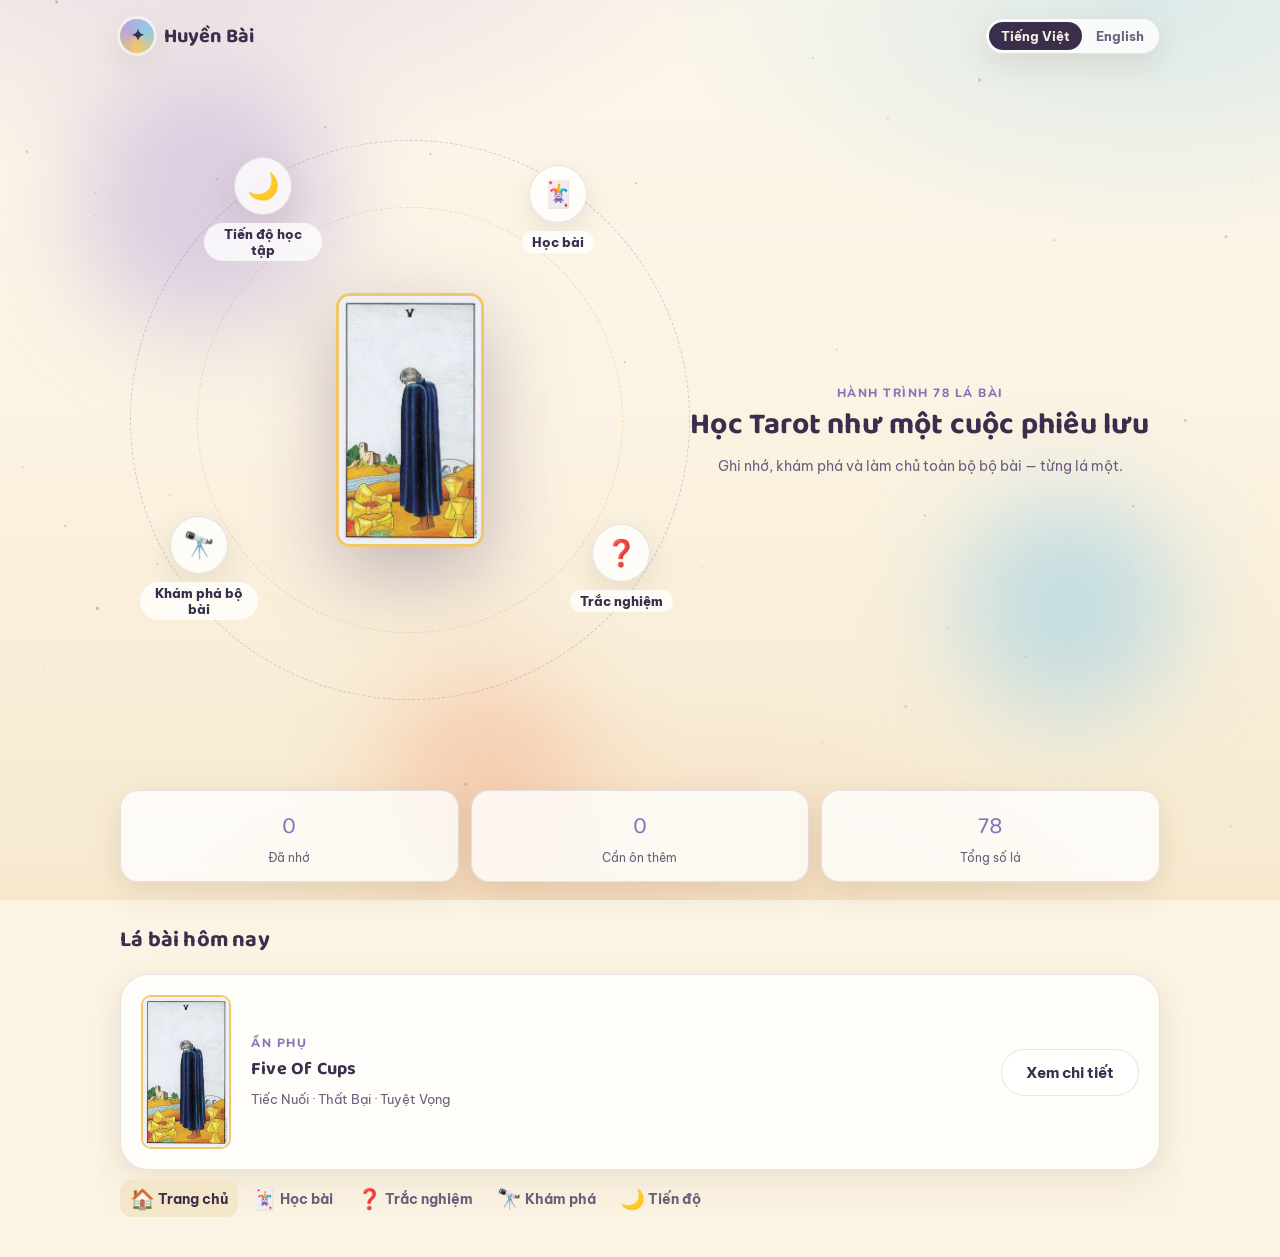
<file: index.html>
<!DOCTYPE html>
<html lang="vi">
<head>
<meta charset="UTF-8" />
<meta name="viewport" content="width=device-width, initial-scale=1, viewport-fit=cover" />
<title>Huyền Bài — Học Tarot mỗi ngày</title>
<meta name="description" content="Nền tảng học Tarot tương tác — ghi nhớ, khám phá và làm chủ 78 lá bài." />
<link rel="preconnect" href="https://fonts.googleapis.com">
<link href="https://fonts.googleapis.com/css2?family=Baloo+2:wght@600;700;800&family=Be+Vietnam+Pro:wght@400;500;600;700;800&family=Nunito:wght@400;600;700;800&display=swap" rel="stylesheet">
<link rel="stylesheet" href="assets/css/tokens.css" />
<link rel="stylesheet" href="assets/css/style.css" />
</head>
<body>

<div class="page">
  <div class="topbar">
    <div class="brand"><span class="brand-mark">✦</span><span data-i18n="appName">Huyền Bài</span></div>
    <div class="lang-switch">
      <button data-lang="vi">Tiếng Việt</button>
      <button data-lang="en">English</button>
    </div>
  </div>

  <div class="container">
    <section class="hero">
      <div class="orbit-system" id="orbit-system">
        <div class="orbit-ring"></div>
        <div class="orbit-ring r2"></div>
        <div class="hero-card">
          <img id="hero-card-img" src="" alt="" />
        </div>
        <!-- orbit-node elements injected by JS for responsive angle placement -->
      </div>
      <div class="hero-title-wrap">
        <span class="eyebrow" data-i18n="heroEyebrow">Hành trình 78 lá bài</span>
        <h1 data-i18n="heroTitle">Học Tarot như một cuộc phiêu lưu</h1>
        <p data-i18n="heroSubtitle">Ghi nhớ, khám phá và làm chủ toàn bộ bộ bài — từng lá một.</p>
      </div>
    </section>

    <div class="stat-strip">
      <div class="panel stat-chip"><div class="num" id="stat-learned">0</div><div class="lbl" data-i18n="statLearned">Đã nhớ</div></div>
      <div class="panel stat-chip"><div class="num" id="stat-review">0</div><div class="lbl" data-i18n="statReview">Cần ôn thêm</div></div>
      <div class="panel stat-chip"><div class="num" id="stat-total">78</div><div class="lbl" data-i18n="statTotal">Tổng số lá</div></div>
    </div>

    <div class="section-head">
      <h2 data-i18n="cardOfDay">Lá bài hôm nay</h2>
    </div>
    <div class="panel daily-card" id="daily-card">
      <img id="daily-card-img" src="" alt="" />
      <div class="txt">
        <span class="eyebrow" id="daily-card-type"></span>
        <h3 id="daily-card-name">…</h3>
        <p id="daily-card-kw"></p>
      </div>
      <button class="btn btn-ghost" id="daily-card-btn" data-i18n="cardOfDayCta">Xem chi tiết</button>
    </div>
  </div>

  <nav class="bottom-nav">
    <a href="index.html" data-page="index.html"><span class="icon">🏠</span><span data-i18n="navHome">Trang chủ</span></a>
    <a href="flashcard.html" data-page="flashcard.html"><span class="icon">🃏</span><span data-i18n="navStudy">Học bài</span></a>
    <a href="quiz.html" data-page="quiz.html"><span class="icon">❓</span><span data-i18n="navQuiz">Trắc nghiệm</span></a>
    <a href="explorer.html" data-page="explorer.html"><span class="icon">🔭</span><span data-i18n="navExplorer">Khám phá</span></a>
    <a href="progress.html" data-page="progress.html"><span class="icon">🌙</span><span data-i18n="navProgress">Tiến độ</span></a>
  </nav>
</div>

<div class="modal-backdrop" id="modal-backdrop">
  <div class="modal-sheet" id="modal-sheet"></div>
</div>

<script src="assets/js/particles.js"></script>
<script src="assets/js/i18n.js"></script>
<script src="assets/js/data.js"></script>
<script src="assets/js/storage.js"></script>
<script src="assets/js/nav.js"></script>
<script src="assets/js/card-modal.js"></script>
<script src="assets/js/home.js"></script>
</body>
</html>
</file>
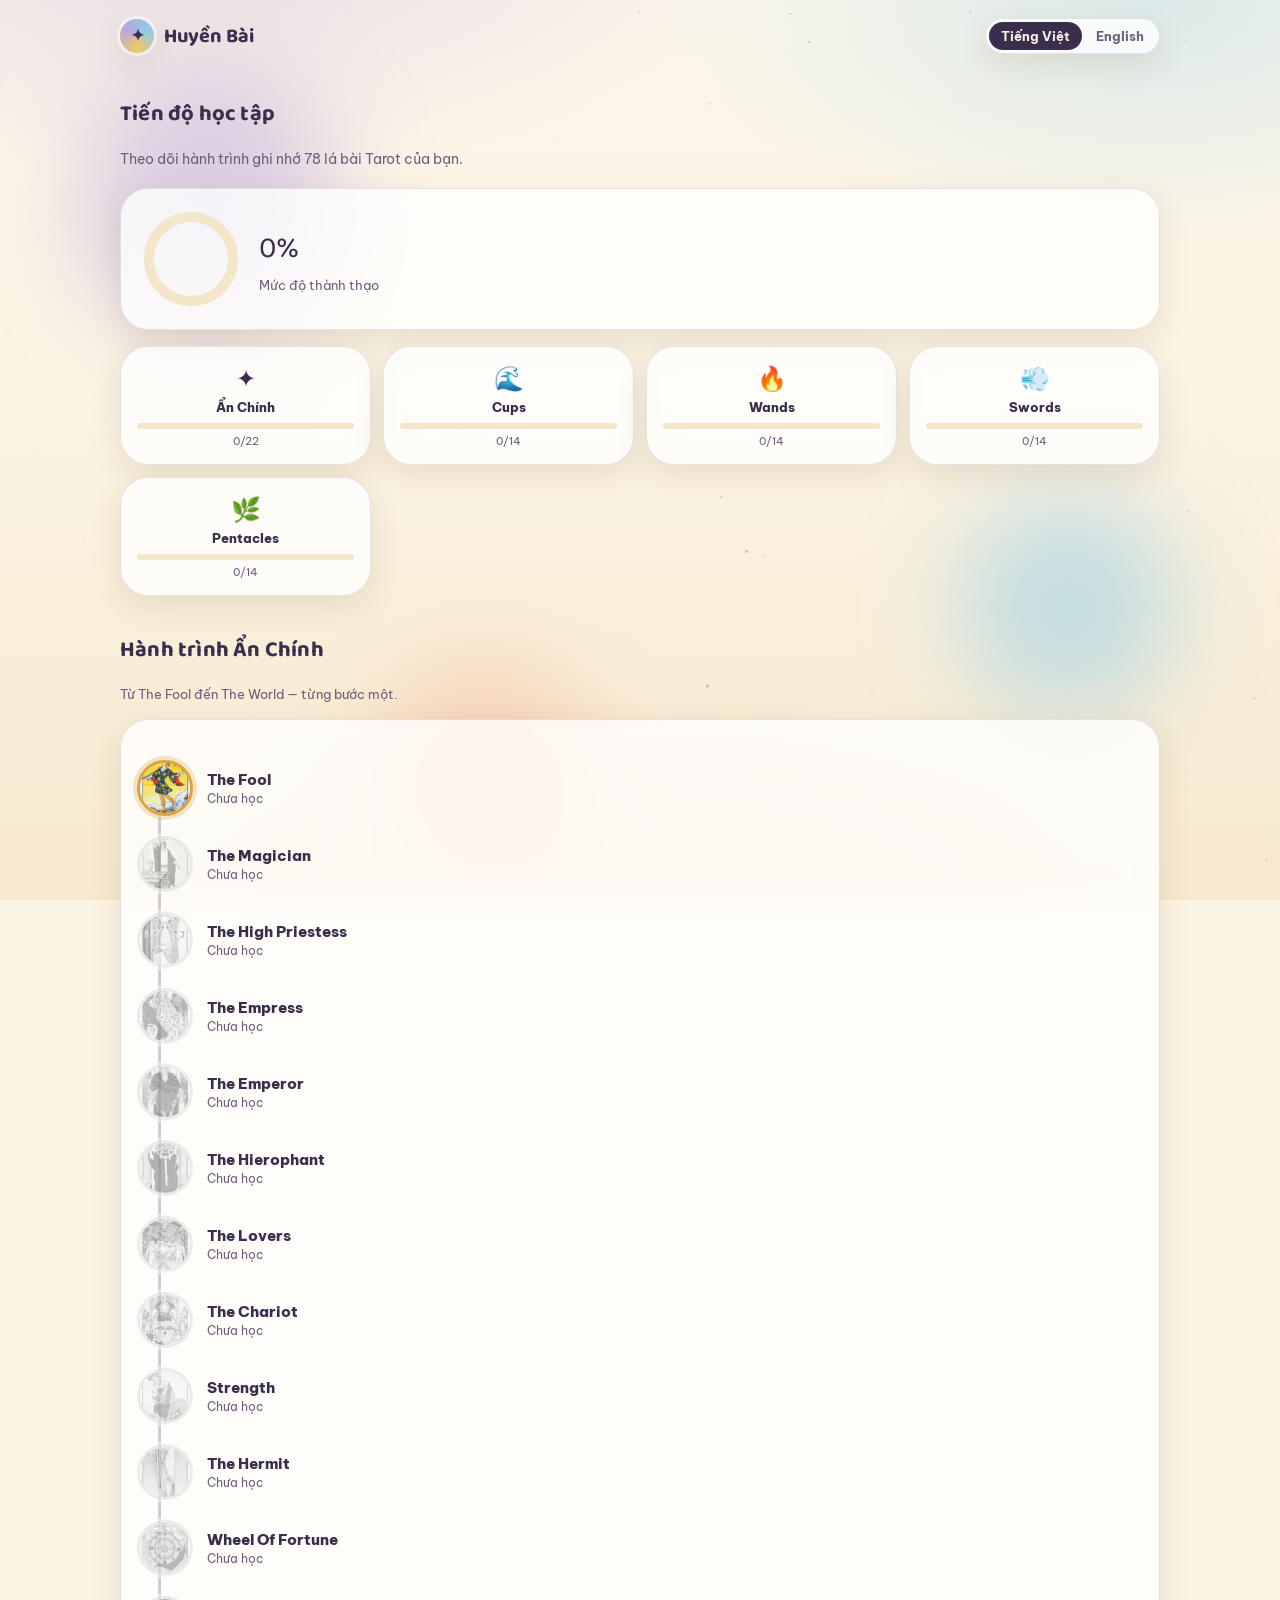
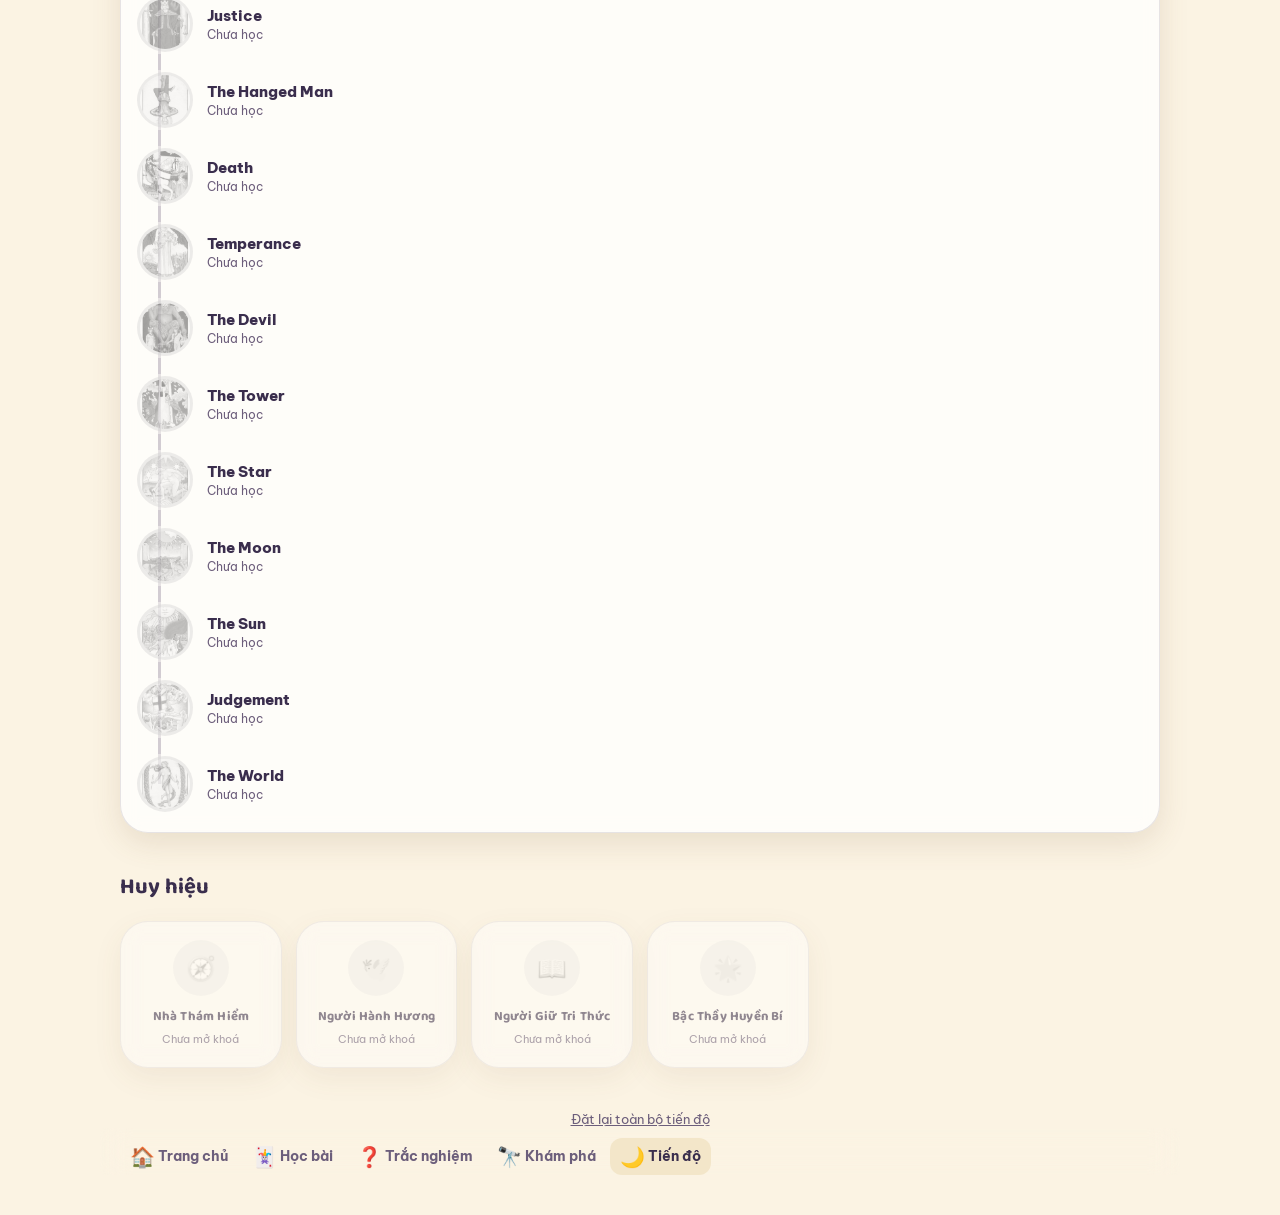
<file: progress.html>
<!DOCTYPE html>
<html lang="vi">
<head>
<meta charset="UTF-8" />
<meta name="viewport" content="width=device-width, initial-scale=1, viewport-fit=cover" />
<title>Tiến độ học tập — Huyền Bài</title>
<link rel="preconnect" href="https://fonts.googleapis.com">
<link href="https://fonts.googleapis.com/css2?family=Baloo+2:wght@600;700;800&family=Be+Vietnam+Pro:wght@400;500;600;700;800&family=Nunito:wght@400;600;700;800&display=swap" rel="stylesheet">
<link rel="stylesheet" href="assets/css/tokens.css" />
<link rel="stylesheet" href="assets/css/style.css" />
</head>
<body>

<div class="page">
  <div class="topbar">
    <div class="brand"><span class="brand-mark">✦</span><span data-i18n="appName">Huyền Bài</span></div>
    <div class="lang-switch">
      <button data-lang="vi">Tiếng Việt</button>
      <button data-lang="en">English</button>
    </div>
  </div>

  <div class="container">
    <div class="section-head">
      <h2 data-i18n="progressTitle">Tiến độ học tập</h2>
    </div>
    <p style="color:var(--ink-soft);font-size:14px;margin-bottom:18px;" data-i18n="progressSub">Theo dõi hành trình ghi nhớ 78 lá bài Tarot của bạn.</p>

    <div class="panel mastery-ring-wrap" id="mastery-wrap">
      <svg class="mastery-ring" id="mastery-svg" width="96" height="96" viewBox="0 0 96 96">
        <circle cx="48" cy="48" r="42" fill="none" stroke="var(--cream-deep)" stroke-width="10" />
        <circle id="mastery-arc" cx="48" cy="48" r="42" fill="none" stroke="url(#grad)" stroke-width="10" stroke-linecap="round" stroke-dasharray="264" stroke-dashoffset="264" transform="rotate(-90 48 48)" />
        <defs>
          <linearGradient id="grad" x1="0" y1="0" x2="1" y2="1">
            <stop offset="0%" stop-color="var(--gold)" />
            <stop offset="100%" stop-color="var(--lavender-deep)" />
          </linearGradient>
        </defs>
      </svg>
      <div>
        <div class="mastery-num" id="mastery-num">0%</div>
        <div class="mastery-label" data-i18n="masteryLabel">Mức độ thành thạo</div>
      </div>
    </div>

    <div class="suit-progress-grid" id="suit-grid"></div>

    <div class="section-head">
      <h2 data-i18n="journeyTitle">Hành trình Ẩn Chính</h2>
    </div>
    <p style="color:var(--ink-soft);font-size:13px;margin-bottom:14px;" data-i18n="journeySub">Từ The Fool đến The World — từng bước một.</p>
    <div class="panel journey-path">
      <div class="journey-track" id="journey-track"></div>
    </div>

    <div class="section-head">
      <h2 data-i18n="achievementsTitle">Huy hiệu</h2>
    </div>
    <div class="badge-grid" id="badge-grid"></div>

    <div class="reset-row">
      <button id="reset-btn" data-i18n="resetProgress">Đặt lại toàn bộ tiến độ</button>
    </div>
  </div>

  <nav class="bottom-nav">
    <a href="index.html" data-page="index.html"><span class="icon">🏠</span><span data-i18n="navHome">Trang chủ</span></a>
    <a href="flashcard.html" data-page="flashcard.html"><span class="icon">🃏</span><span data-i18n="navStudy">Học bài</span></a>
    <a href="quiz.html" data-page="quiz.html"><span class="icon">❓</span><span data-i18n="navQuiz">Trắc nghiệm</span></a>
    <a href="explorer.html" data-page="explorer.html"><span class="icon">🔭</span><span data-i18n="navExplorer">Khám phá</span></a>
    <a href="progress.html" data-page="progress.html"><span class="icon">🌙</span><span data-i18n="navProgress">Tiến độ</span></a>
  </nav>
</div>

<script src="assets/js/particles.js"></script>
<script src="assets/js/i18n.js"></script>
<script src="assets/js/data.js"></script>
<script src="assets/js/storage.js"></script>
<script src="assets/js/nav.js"></script>
<script src="assets/js/progress.js"></script>
</body>
</html>
</file>
<file: assets/css/tokens.css>
/* ============================================================
   TAROT LEARNING — DESIGN TOKENS
   Aesthetic: "Celestial Archive" — a sunlit library floating
   between constellations. Warm parchment light, not dark occult.
   ============================================================ */
:root {
  /* --- Color: warm celestial palette --- */
  --cream:        #FBF3E3;   /* base parchment */
  --cream-deep:   #F3E6C9;   /* recessed panels */
  --ink:          #3A2E4D;   /* primary text, deep plum-navy, never pure black */
  --ink-soft:     #6C5E7B;   /* secondary text */
  --gold:         #D9A441;   /* primary accent — gilded edge */
  --gold-bright:  #F0C868;
  --lavender:     #B9A6DC;   /* Major Arcana / cosmos accent */
  --lavender-deep:#8A72B8;
  --sky:          #8FCBE8;   /* Swords accent */
  --mint:         #93D2B0;   /* Pentacles accent */
  --coral:        #F2926B;   /* Wands accent */
  --rose:         #E39AA6;   /* Cups accent */
  --peach:        #FBD3A6;

  /* --- Suit theme mapping (used via data-suit attr) --- */
  --suit-major-a:   #B9A6DC;
  --suit-major-b:   #6E5AA0;
  --suit-cups-a:    #F5B8C4;
  --suit-cups-b:    #E17E93;
  --suit-wands-a:   #FBC490;
  --suit-wands-b:   #E8663F;
  --suit-swords-a:  #BFE3F2;
  --suit-swords-b:  #4C93B8;
  --suit-pentacles-a: #C7E8C9;
  --suit-pentacles-b: #4E9F6E;

  /* --- Surfaces --- */
  --surface: rgba(255,255,255,0.55);
  --surface-strong: rgba(255,255,255,0.78);
  --border-soft: rgba(58,46,77,0.12);
  --shadow-soft: 0 10px 30px rgba(120,90,60,0.14);
  --shadow-deep: 0 20px 60px rgba(90,60,110,0.22);

  /* --- Type --- */
  --font-display: "Baloo 2", "Be Vietnam Pro", sans-serif;
  --font-body: "Be Vietnam Pro", "Nunito", sans-serif;
  --font-utility: "Nunito", "Be Vietnam Pro", sans-serif;

  /* --- Scale --- */
  --radius-lg: 28px;
  --radius-md: 18px;
  --radius-sm: 12px;
  --gap: 16px;

  color-scheme: light;
}

* { box-sizing: border-box; }
html, body { height: 100%; }
body {
  margin: 0;
  font-family: var(--font-body);
  color: var(--ink);
  background: var(--cream);
  -webkit-font-smoothing: antialiased;
  overflow-x: hidden;
}

h1, h2, h3, h4, .display {
  font-family: var(--font-display);
  font-weight: 700;
  letter-spacing: 0.2px;
  margin: 0;
  color: var(--ink);
}

p { margin: 0; line-height: 1.6; }

a { color: inherit; text-decoration: none; }

button {
  font-family: var(--font-body);
  cursor: pointer;
  border: none;
  background: none;
  color: inherit;
}

img { max-width: 100%; display: block; }

::selection { background: var(--gold-bright); color: var(--ink); }

/* Focus visibility (accessibility floor) */
:focus-visible {
  outline: 3px solid var(--lavender-deep);
  outline-offset: 3px;
  border-radius: 6px;
}

@media (prefers-reduced-motion: reduce) {
  *, *::before, *::after {
    animation-duration: 0.01ms !important;
    animation-iteration-count: 1 !important;
    transition-duration: 0.01ms !important;
    scroll-behavior: auto !important;
  }
}

.visually-hidden {
  position: absolute; width: 1px; height: 1px;
  padding: 0; margin: -1px; overflow: hidden;
  clip: rect(0,0,0,0); white-space: nowrap; border: 0;
}
</file>
<file: assets/css/style.css>
/* ============================================================
   TAROT LEARNING — LAYOUT & COMPONENTS
   ============================================================ */

/* ---------- Ambient background: aurora + stars ---------- */
.sky {
  position: fixed;
  inset: 0;
  z-index: -2;
  background:
    radial-gradient(ellipse 80% 50% at 15% -10%, rgba(185,166,220,0.35), transparent 60%),
    radial-gradient(ellipse 70% 50% at 90% 0%, rgba(143,203,232,0.3), transparent 55%),
    radial-gradient(ellipse 60% 40% at 50% 100%, rgba(242,146,107,0.16), transparent 60%),
    linear-gradient(180deg, #FDF7EA 0%, #FBF3E3 45%, #F6E9CE 100%);
  overflow: hidden;
}
.sky .blob {
  position: absolute;
  border-radius: 50%;
  filter: blur(50px);
  opacity: 0.5;
  animation: drift 18s ease-in-out infinite alternate;
}
.sky .blob.b1 { width: 260px; height: 260px; background: var(--lavender); top: 8%; left: 6%; }
.sky .blob.b2 { width: 220px; height: 220px; background: var(--sky); top: 55%; right: 8%; animation-delay: -6s; }
.sky .blob.b3 { width: 200px; height: 200px; background: var(--coral); bottom: 4%; left: 30%; animation-delay: -12s; opacity: 0.3; }
@keyframes drift {
  from { transform: translate(0,0) scale(1); }
  to   { transform: translate(30px,-24px) scale(1.08); }
}
#stars-canvas { position: fixed; inset: 0; z-index: -1; pointer-events: none; }

/* ---------- Page shell ---------- */
.page {
  min-height: 100%;
  padding-bottom: 96px; /* room for mobile bottom nav */
}
.container {
  max-width: 1080px;
  margin: 0 auto;
  padding: 0 20px;
}

/* ---------- Top bar ---------- */
.topbar {
  display: flex;
  align-items: center;
  justify-content: space-between;
  padding: 18px 20px 6px;
  max-width: 1080px;
  margin: 0 auto;
}
.brand {
  display: flex;
  align-items: center;
  gap: 10px;
  font-family: var(--font-display);
  font-size: 20px;
  font-weight: 700;
}
.brand .brand-mark {
  width: 34px; height: 34px;
  border-radius: 50%;
  background: conic-gradient(from 180deg, var(--gold-bright), var(--lavender), var(--sky), var(--gold-bright));
  display: flex; align-items: center; justify-content: center;
  font-size: 16px;
  box-shadow: 0 0 0 3px rgba(255,255,255,0.5), var(--shadow-soft);
}
.lang-switch {
  display: flex;
  background: var(--surface-strong);
  border: 1px solid var(--border-soft);
  border-radius: 999px;
  padding: 3px;
  gap: 2px;
  box-shadow: var(--shadow-soft);
}
.lang-switch button {
  padding: 6px 12px;
  border-radius: 999px;
  font-size: 13px;
  font-weight: 700;
  color: var(--ink-soft);
  transition: all .2s ease;
}
.lang-switch button.active {
  background: var(--ink);
  color: var(--cream);
}

/* ---------- Bottom nav (mobile-first primary nav) ---------- */
.bottom-nav {
  position: fixed;
  left: 0; right: 0; bottom: 0;
  z-index: 50;
  display: flex;
  justify-content: space-around;
  padding: 8px 10px calc(8px + env(safe-area-inset-bottom));
  background: var(--surface-strong);
  backdrop-filter: blur(14px);
  border-top: 1px solid var(--border-soft);
}
.bottom-nav a {
  display: flex;
  flex-direction: column;
  align-items: center;
  gap: 3px;
  font-size: 11px;
  font-weight: 700;
  color: var(--ink-soft);
  padding: 6px 10px;
  border-radius: var(--radius-sm);
  transition: all .2s ease;
}
.bottom-nav a .icon { font-size: 20px; }
.bottom-nav a.active, .bottom-nav a:hover {
  color: var(--ink);
  background: var(--cream-deep);
}

@media (min-width: 860px) {
  .bottom-nav {
    position: static;
    justify-content: flex-start;
    gap: 4px;
    background: transparent;
    border: none;
    padding: 10px 20px 0;
    max-width: 1080px;
    margin: 0 auto;
  }
  .bottom-nav a { flex-direction: row; font-size: 14px; }
  .page { padding-bottom: 40px; }
}

/* ---------- Buttons ---------- */
.btn {
  display: inline-flex;
  align-items: center;
  justify-content: center;
  gap: 8px;
  padding: 13px 24px;
  border-radius: 999px;
  font-weight: 700;
  font-size: 15px;
  transition: transform .15s ease, box-shadow .15s ease;
}
.btn-primary {
  background: linear-gradient(135deg, var(--gold-bright), var(--gold));
  color: #402D0B;
  box-shadow: 0 8px 20px rgba(217,164,65,0.4);
}
.btn-primary:hover { transform: translateY(-2px); box-shadow: 0 12px 26px rgba(217,164,65,0.5); }
.btn-ghost {
  background: var(--surface-strong);
  color: var(--ink);
  border: 1px solid var(--border-soft);
}
.btn-ghost:hover { transform: translateY(-2px); }
.btn:active { transform: translateY(0); }
.btn[disabled] { opacity: .45; pointer-events: none; }

/* ---------- Glass panel ---------- */
.panel {
  background: var(--surface-strong);
  border: 1px solid var(--border-soft);
  border-radius: var(--radius-lg);
  box-shadow: var(--shadow-soft);
  backdrop-filter: blur(10px);
}

/* ---------- Section heading ---------- */
.section-head {
  display: flex;
  align-items: baseline;
  justify-content: space-between;
  gap: 12px;
  margin: 36px 0 16px;
}
.section-head h2 { font-size: 22px; }
.section-head .sub { color: var(--ink-soft); font-size: 14px; }
.eyebrow {
  font-family: var(--font-utility);
  font-size: 12px;
  font-weight: 800;
  letter-spacing: 1.5px;
  text-transform: uppercase;
  color: var(--lavender-deep);
}

/* ---------- Loading / empty states ---------- */
.state-msg {
  text-align: center;
  padding: 60px 20px;
  color: var(--ink-soft);
}
.spinner {
  width: 36px; height: 36px;
  margin: 0 auto 14px;
  border-radius: 50%;
  border: 3px solid var(--border-soft);
  border-top-color: var(--gold);
  animation: spin 0.9s linear infinite;
}
@keyframes spin { to { transform: rotate(360deg); } }

/* ---------- Toast ---------- */
.toast {
  position: fixed;
  bottom: 100px;
  left: 50%;
  transform: translateX(-50%) translateY(20px);
  background: var(--ink);
  color: var(--cream);
  padding: 12px 20px;
  border-radius: 999px;
  font-size: 14px;
  font-weight: 700;
  box-shadow: var(--shadow-deep);
  z-index: 100;
  opacity: 0;
  pointer-events: none;
  transition: all .3s ease;
}
.toast.show { opacity: 1; transform: translateX(-50%) translateY(0); }
@media (min-width: 860px) { .toast { bottom: 30px; } }

/* ============================================================
   HOMEPAGE — orbit hero
   ============================================================ */
.hero {
  position: relative;
  min-height: min(88vh, 720px);
  display: flex;
  align-items: center;
  justify-content: center;
}
.orbit-system {
  position: relative;
  width: min(94vw, 560px);
  aspect-ratio: 1;
  display: flex;
  align-items: center;
  justify-content: center;
}
.orbit-ring {
  position: absolute;
  border: 1.5px dashed rgba(138,114,184,0.35);
  border-radius: 50%;
  inset: 0;
}
.orbit-ring.r2 { inset: 12%; border-color: rgba(217,164,65,0.3); }

.hero-card {
  position: relative;
  width: 148px;
  z-index: 5;
  animation: float 5s ease-in-out infinite;
  filter: drop-shadow(0 25px 40px rgba(90,60,110,0.35));
}
.hero-card img {
  width: 100%;
  border-radius: 14px;
  border: 3px solid var(--gold-bright);
}
.hero-title-wrap {
  text-align: center;
  margin-top: 18px;
}
.hero-title-wrap h1 {
  font-size: clamp(22px, 5vw, 30px);
}
.hero-title-wrap p {
  color: var(--ink-soft);
  margin-top: 6px;
  font-size: 14px;
}
@keyframes float {
  0%,100% { transform: translateY(0) rotate(-2deg); }
  50% { transform: translateY(-14px) rotate(2deg); }
}

.orbit-node {
  position: absolute;
  width: 118px;
  display: flex;
  flex-direction: column;
  align-items: center;
  gap: 8px;
  text-align: center;
  transform: translate(-50%, -50%);
  animation: node-float 6s ease-in-out infinite;
}
.orbit-node .node-dot {
  width: 58px; height: 58px;
  border-radius: 50%;
  display: flex; align-items: center; justify-content: center;
  font-size: 26px;
  background: var(--surface-strong);
  border: 1px solid var(--border-soft);
  box-shadow: var(--shadow-soft);
  transition: transform .25s ease, box-shadow .25s ease;
}
.orbit-node:hover .node-dot { transform: scale(1.1); box-shadow: var(--shadow-deep); }
.orbit-node span.label {
  font-size: 12.5px;
  font-weight: 800;
  color: var(--ink);
  background: var(--surface-strong);
  padding: 3px 10px;
  border-radius: 999px;
}
@keyframes node-float {
  0%,100% { margin-top: 0; }
  50% { margin-top: -8px; }
}

/* four-node placements, resolved via inline --angle / JS positioning fallback handled in JS with left/top */
@media (max-width: 420px) {
  .orbit-node { width: 92px; }
  .orbit-node .node-dot { width: 48px; height: 48px; font-size: 21px; }
  .orbit-node span.label { font-size: 10.5px; padding: 2px 7px; }
  .hero-card { width: 118px; }
}

/* ---------- Stat strip ---------- */
.stat-strip {
  display: grid;
  grid-template-columns: repeat(3, 1fr);
  gap: 12px;
  margin: 10px 0 40px;
}
.stat-chip {
  padding: 16px 12px;
  text-align: center;
  border-radius: var(--radius-md);
}
.stat-chip .num { font-family: var(--font-display); font-size: 24px; color: var(--lavender-deep); }
.stat-chip .lbl { font-size: 12px; color: var(--ink-soft); margin-top: 4px; }

/* ---------- Card of the day ---------- */
.daily-card {
  display: flex;
  gap: 20px;
  align-items: center;
  padding: 20px;
}
.daily-card img { width: 90px; border-radius: 10px; border: 2px solid var(--gold-bright); }
.daily-card .txt { flex: 1; }
.daily-card .txt .eyebrow { display:block; margin-bottom: 4px; }
.daily-card .txt h3 { font-size: 18px; }
.daily-card .txt p { font-size: 13px; color: var(--ink-soft); margin-top: 6px; }

/* ============================================================
   EXPLORER — constellation / wheel
   ============================================================ */
.filter-row {
  display: flex;
  gap: 8px;
  overflow-x: auto;
  padding: 4px 2px 14px;
  scrollbar-width: none;
}
.filter-row::-webkit-scrollbar { display: none; }
.chip {
  flex: 0 0 auto;
  padding: 9px 16px;
  border-radius: 999px;
  font-size: 13px;
  font-weight: 700;
  background: var(--surface-strong);
  border: 1px solid var(--border-soft);
  color: var(--ink-soft);
  white-space: nowrap;
  transition: all .2s ease;
}
.chip.active {
  color: #fff;
  border-color: transparent;
}
.chip[data-suit="all"].active { background: var(--ink); }
.chip[data-suit="major"].active { background: linear-gradient(135deg, var(--suit-major-a), var(--suit-major-b)); }
.chip[data-suit="cups"].active { background: linear-gradient(135deg, var(--suit-cups-a), var(--suit-cups-b)); }
.chip[data-suit="wands"].active { background: linear-gradient(135deg, var(--suit-wands-a), var(--suit-wands-b)); }
.chip[data-suit="swords"].active { background: linear-gradient(135deg, var(--suit-swords-a), var(--suit-swords-b)); }
.chip[data-suit="pentacles"].active { background: linear-gradient(135deg, var(--suit-pentacles-a), var(--suit-pentacles-b)); }

.search-box {
  display: flex;
  align-items: center;
  gap: 10px;
  padding: 12px 18px;
  margin-bottom: 18px;
  border-radius: 999px;
}
.search-box input {
  flex: 1;
  border: none;
  background: none;
  font-size: 15px;
  font-family: var(--font-body);
  color: var(--ink);
  outline: none;
}
.search-box input::placeholder { color: var(--ink-soft); }

.card-gallery {
  display: grid;
  grid-template-columns: repeat(auto-fill, minmax(120px, 1fr));
  gap: 14px;
}
@media (min-width: 640px) {
  .card-gallery { grid-template-columns: repeat(auto-fill, minmax(140px, 1fr)); gap: 18px; }
}

.tarot-tile {
  position: relative;
  border-radius: var(--radius-md);
  overflow: hidden;
  aspect-ratio: 3/5;
  cursor: pointer;
  box-shadow: var(--shadow-soft);
  transition: transform .25s ease, box-shadow .25s ease;
  animation: tile-in .5s ease both;
}
.tarot-tile:hover { transform: translateY(-6px) scale(1.02); box-shadow: var(--shadow-deep); }
.tarot-tile img { width: 100%; height: 100%; object-fit: cover; }
.tarot-tile .tile-badge {
  position: absolute; top: 6px; right: 6px;
  width: 22px; height: 22px; border-radius: 50%;
  display: flex; align-items: center; justify-content: center;
  font-size: 12px;
  background: rgba(255,255,255,0.85);
}
.tarot-tile .tile-name {
  position: absolute; left: 0; right: 0; bottom: 0;
  padding: 8px 8px 7px;
  font-size: 11.5px;
  font-weight: 700;
  color: #fff;
  background: linear-gradient(0deg, rgba(20,10,30,0.85), transparent);
}
.tarot-tile.mastered::after {
  content: "✓";
  position: absolute; top: 6px; left: 6px;
  width: 22px; height: 22px; border-radius: 50%;
  background: var(--mint);
  color: #fff; font-size: 12px; font-weight: 900;
  display: flex; align-items: center; justify-content: center;
}
@keyframes tile-in {
  from { opacity: 0; transform: translateY(10px) scale(0.96); }
  to { opacity: 1; transform: translateY(0) scale(1); }
}

/* ---------- Card detail modal ---------- */
.modal-backdrop {
  position: fixed; inset: 0; z-index: 200;
  background: rgba(58,46,77,0.45);
  backdrop-filter: blur(4px);
  display: flex; align-items: flex-end; justify-content: center;
  opacity: 0; pointer-events: none;
  transition: opacity .25s ease;
}
.modal-backdrop.open { opacity: 1; pointer-events: auto; }
@media (min-width: 720px) { .modal-backdrop { align-items: center; } }

.modal-sheet {
  background: var(--cream);
  width: 100%;
  max-width: 640px;
  max-height: 88vh;
  overflow-y: auto;
  border-radius: 26px 26px 0 0;
  padding: 22px 22px 32px;
  transform: translateY(24px);
  transition: transform .3s ease;
  box-shadow: var(--shadow-deep);
}
.modal-backdrop.open .modal-sheet { transform: translateY(0); }
@media (min-width: 720px) { .modal-sheet { border-radius: 26px; } }

.modal-close {
  width: 34px; height: 34px; border-radius: 50%;
  background: var(--cream-deep);
  display: flex; align-items: center; justify-content: center;
  margin-left: auto;
  font-size: 16px;
}
.modal-head { display: flex; gap: 18px; margin-top: 6px; }
.modal-head img { width: 110px; border-radius: 12px; border: 2px solid var(--gold-bright); }
.modal-head h3 { font-size: 20px; }
.modal-head .type-tag {
  display: inline-block; margin-top: 6px;
  font-size: 11px; font-weight: 800; letter-spacing: 0.6px;
  padding: 3px 10px; border-radius: 999px;
  color: #fff;
}
.kw-row { display: flex; flex-wrap: wrap; gap: 6px; margin-top: 12px; }
.kw {
  font-size: 12px; font-weight: 700;
  padding: 5px 11px; border-radius: 999px;
  background: var(--cream-deep); color: var(--ink);
}
.kw.re { background: rgba(227,154,166,0.25); }
.modal-block { margin-top: 18px; }
.modal-block h4 {
  font-size: 12px; text-transform: uppercase; letter-spacing: 1px;
  color: var(--lavender-deep); margin-bottom: 8px;
}
.modal-block p + p { margin-top: 10px; }
.modal-block p { font-size: 14.5px; color: var(--ink); }
.modal-actions { display: flex; gap: 10px; margin-top: 22px; }

/* ============================================================
   FLASHCARD MODE
   ============================================================ */
.study-shell {
  display: flex;
  flex-direction: column;
  align-items: center;
  padding-top: 10px;
}
.study-progress {
  width: 100%;
  max-width: 420px;
  display: flex;
  align-items: center;
  gap: 10px;
  margin-bottom: 22px;
}
.study-progress .bar {
  flex: 1; height: 8px; border-radius: 999px;
  background: var(--cream-deep); overflow: hidden;
}
.study-progress .bar > i {
  display: block; height: 100%;
  background: linear-gradient(90deg, var(--gold), var(--lavender));
  border-radius: 999px;
  transition: width .4s ease;
}
.study-progress .count { font-size: 13px; font-weight: 700; color: var(--ink-soft); white-space: nowrap; }

.flip-stage {
  width: 100%;
  max-width: 340px;
  perspective: 1600px;
}
.flip-card {
  position: relative;
  width: 100%;
  aspect-ratio: 3/5;
  cursor: pointer;
}
.flip-card .face {
  position: absolute; inset: 0;
  border-radius: 22px;
  box-shadow: var(--shadow-deep);
  overflow: hidden;
  display: flex; align-items: center; justify-content: center;
}
.flip-card .face.back {
  background: var(--surface-strong);
  flex-direction: column;
  gap: 10px;
  text-align: center;
  padding: 20px;
}
.flip-card .face img { width: 100%; height: 100%; object-fit: cover; }
.flip-card .prompt-badge {
  position: absolute; bottom: 14px; left: 50%; transform: translateX(-50%);
  background: rgba(20,10,30,0.65); color: #fff;
  font-size: 12.5px; font-weight: 700;
  padding: 8px 16px; border-radius: 999px;
  backdrop-filter: blur(4px);
}

.reveal-stack { width: 100%; max-width: 420px; margin-top: 20px; }
.reveal-item {
  padding: 16px 18px;
  border-radius: var(--radius-md);
  margin-bottom: 10px;
  animation: reveal-in .4s ease both;
}
.reveal-item h4 {
  font-size: 11.5px; text-transform: uppercase; letter-spacing: 1px;
  color: var(--lavender-deep); margin-bottom: 6px;
}
.reveal-item p { font-size: 14px; }
.reveal-item p + p { margin-top: 8px; }
@keyframes reveal-in {
  from { opacity: 0; transform: translateY(12px); }
  to { opacity: 1; transform: translateY(0); }
}

.study-controls {
  width: 100%; max-width: 420px;
  display: flex; gap: 12px;
  margin-top: 22px;
}
.study-controls .btn { flex: 1; }
.btn-remember { background: linear-gradient(135deg, #A9DFC0, var(--mint)); color: #1E4430; box-shadow: 0 8px 20px rgba(147,210,176,0.45); }
.btn-review { background: linear-gradient(135deg, #F2C6A4, var(--coral)); color: #5A2A10; box-shadow: 0 8px 20px rgba(242,146,107,0.4); }
.reveal-next { margin-top: 18px; }

/* ============================================================
   QUIZ MODE
   ============================================================ */
.quiz-menu { display: grid; grid-template-columns: 1fr; gap: 12px; }
@media (min-width: 640px) { .quiz-menu { grid-template-columns: 1fr 1fr; } }
.quiz-mode-card {
  padding: 18px;
  display: flex; gap: 14px; align-items: center;
  transition: transform .2s ease;
}
.quiz-mode-card:hover { transform: translateY(-3px); }
.quiz-mode-card .qm-icon {
  width: 46px; height: 46px; border-radius: 14px;
  display: flex; align-items: center; justify-content: center;
  font-size: 22px; flex-shrink: 0;
  background: var(--cream-deep);
}
.quiz-mode-card h3 { font-size: 15.5px; }
.quiz-mode-card p { font-size: 12.5px; color: var(--ink-soft); margin-top: 3px; }

.quiz-hud {
  display: flex; justify-content: space-between; align-items: center;
  max-width: 520px; margin: 0 auto 18px;
  font-size: 13px; font-weight: 700; color: var(--ink-soft);
}
.quiz-hud .timer { color: var(--coral); }
.quiz-hud .timer.low { animation: pulse 0.6s infinite; }
@keyframes pulse { 50% { opacity: 0.4; } }

.quiz-stage { max-width: 520px; margin: 0 auto; }
.quiz-prompt {
  padding: 26px 22px;
  text-align: center;
  margin-bottom: 20px;
}
.quiz-prompt img { width: 130px; margin: 0 auto 14px; border-radius: 12px; border: 2px solid var(--gold-bright); }
.quiz-prompt .q-label { font-size: 11.5px; text-transform: uppercase; letter-spacing: 1px; color: var(--lavender-deep); margin-bottom: 8px; }
.quiz-prompt .q-text { font-size: 16px; font-weight: 700; }

.quiz-options { display: grid; grid-template-columns: 1fr; gap: 10px; }
@media (min-width: 560px) { .quiz-options { grid-template-columns: 1fr 1fr; } }
.quiz-option {
  padding: 14px 16px;
  border-radius: var(--radius-md);
  text-align: left;
  font-size: 14px;
  font-weight: 600;
  border: 2px solid transparent;
  transition: all .2s ease;
}
.quiz-option:hover { transform: translateY(-2px); }
.quiz-option.correct { background: rgba(147,210,176,0.4); border-color: var(--mint); }
.quiz-option.wrong { background: rgba(227,154,166,0.4); border-color: var(--rose); }
.quiz-option[disabled] { pointer-events: none; }

.quiz-footer { display: flex; justify-content: center; margin-top: 22px; }

.quiz-result { text-align: center; padding: 36px 24px; }
.quiz-result .score { font-family: var(--font-display); font-size: 46px; color: var(--lavender-deep); margin: 10px 0; }
.quiz-result-actions { display: flex; gap: 10px; justify-content: center; margin-top: 20px; flex-wrap: wrap; }

/* ============================================================
   PROGRESS / JOURNEY
   ============================================================ */
.journey-path {
  position: relative;
  padding: 30px 10px 10px;
}
.journey-track {
  display: flex;
  flex-direction: column;
  gap: 0;
}
.journey-node-row {
  display: flex;
  align-items: center;
  gap: 14px;
  padding: 10px 6px;
  position: relative;
}
.journey-node-row::before {
  content: "";
  position: absolute;
  left: 27px; top: -8px; bottom: -8px;
  width: 3px;
  background: var(--border-soft);
  z-index: 0;
}
.journey-node-row:first-child::before { top: 50%; }
.journey-node-row:last-child::before { bottom: 50%; }
.journey-dot {
  position: relative; z-index: 1;
  width: 56px; height: 56px;
  border-radius: 50%;
  flex-shrink: 0;
  display: flex; align-items: center; justify-content: center;
  overflow: hidden;
  border: 3px solid var(--border-soft);
  background: var(--cream-deep);
}
.journey-dot img { width: 100%; height: 100%; object-fit: cover; }
.journey-node-row.done .journey-dot { border-color: var(--mint); box-shadow: 0 0 0 4px rgba(147,210,176,0.25); }
.journey-node-row.current .journey-dot { border-color: var(--gold); box-shadow: 0 0 0 4px rgba(217,164,65,0.28); animation: glow 1.6s ease-in-out infinite; }
@keyframes glow { 50% { box-shadow: 0 0 0 8px rgba(217,164,65,0.16); } }
.journey-node-row.locked .journey-dot { filter: grayscale(1); opacity: 0.4; }
.journey-info { flex: 1; }
.journey-info .name { font-weight: 800; font-size: 14.5px; }
.journey-info .status { font-size: 12px; color: var(--ink-soft); margin-top: 2px; }

.mastery-ring-wrap { display: flex; align-items: center; gap: 20px; padding: 22px; }
.mastery-ring { flex-shrink: 0; }
.mastery-num { font-family: var(--font-display); font-size: 30px; }
.mastery-label { font-size: 13px; color: var(--ink-soft); margin-top: 4px; }

.suit-progress-grid { display: grid; grid-template-columns: repeat(2,1fr); gap: 12px; margin-top: 16px; }
@media (min-width: 640px) { .suit-progress-grid { grid-template-columns: repeat(4,1fr); } }
.suit-progress-card { padding: 16px; text-align: center; }
.suit-progress-card .sp-icon { font-size: 24px; margin-bottom: 6px; }
.suit-progress-card .sp-name { font-size: 12.5px; font-weight: 800; }
.suit-progress-card .sp-bar { height: 6px; border-radius: 999px; background: var(--cream-deep); margin-top: 8px; overflow: hidden; }
.suit-progress-card .sp-bar > i { display: block; height: 100%; border-radius: 999px; }
.suit-progress-card .sp-count { font-size: 11px; color: var(--ink-soft); margin-top: 5px; }

.badge-grid { display: grid; grid-template-columns: repeat(auto-fill, minmax(140px,1fr)); gap: 14px; margin-top: 16px; }
.badge-card { padding: 18px 14px; text-align: center; }
.badge-card .bg-icon {
  width: 56px; height: 56px; margin: 0 auto 10px;
  border-radius: 50%;
  display: flex; align-items: center; justify-content: center;
  font-size: 24px;
  background: linear-gradient(135deg, var(--gold-bright), var(--lavender));
}
.badge-card.locked .bg-icon { background: var(--cream-deep); filter: grayscale(1); opacity: 0.5; }
.badge-card h4 { font-size: 13px; }
.badge-card p { font-size: 11px; color: var(--ink-soft); margin-top: 4px; }
.badge-card.locked { opacity: 0.55; }

.reset-row { text-align: center; margin-top: 40px; }
.reset-row button { font-size: 12.5px; color: var(--ink-soft); text-decoration: underline; }
</file>
